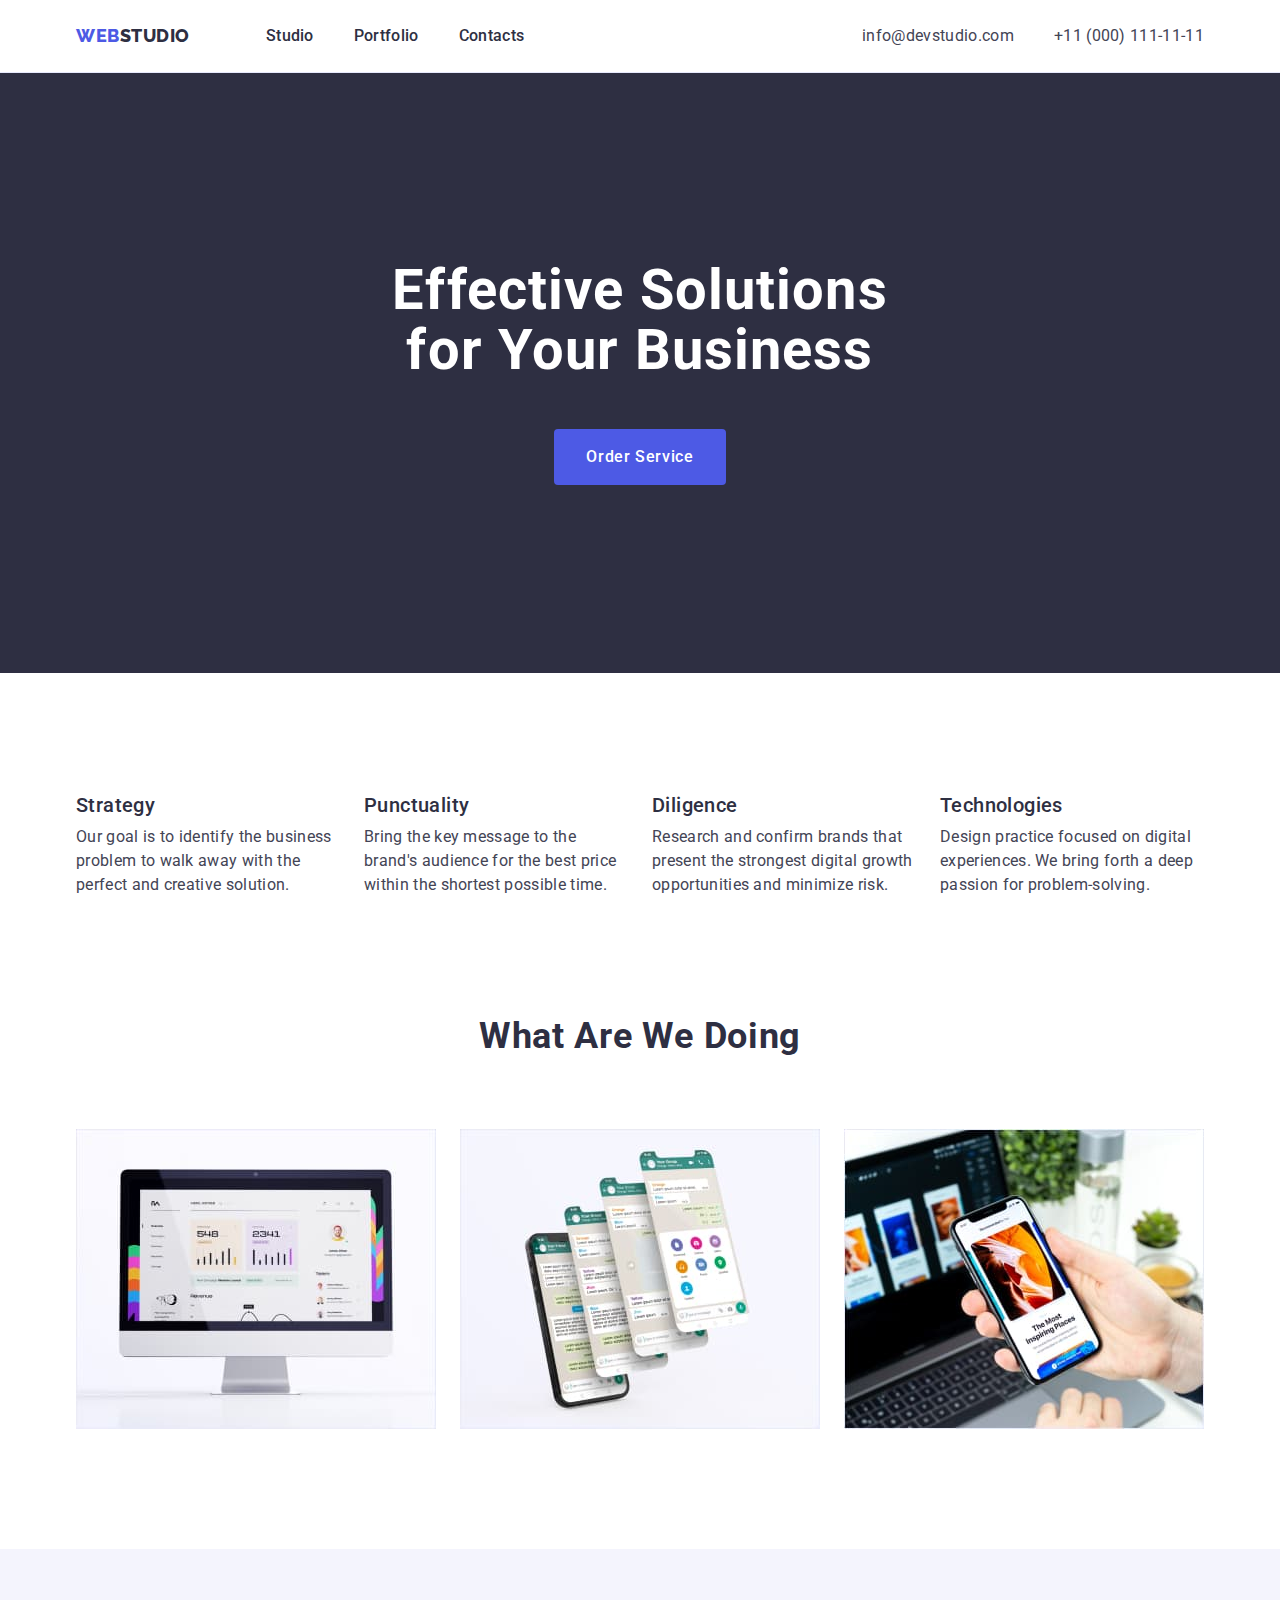
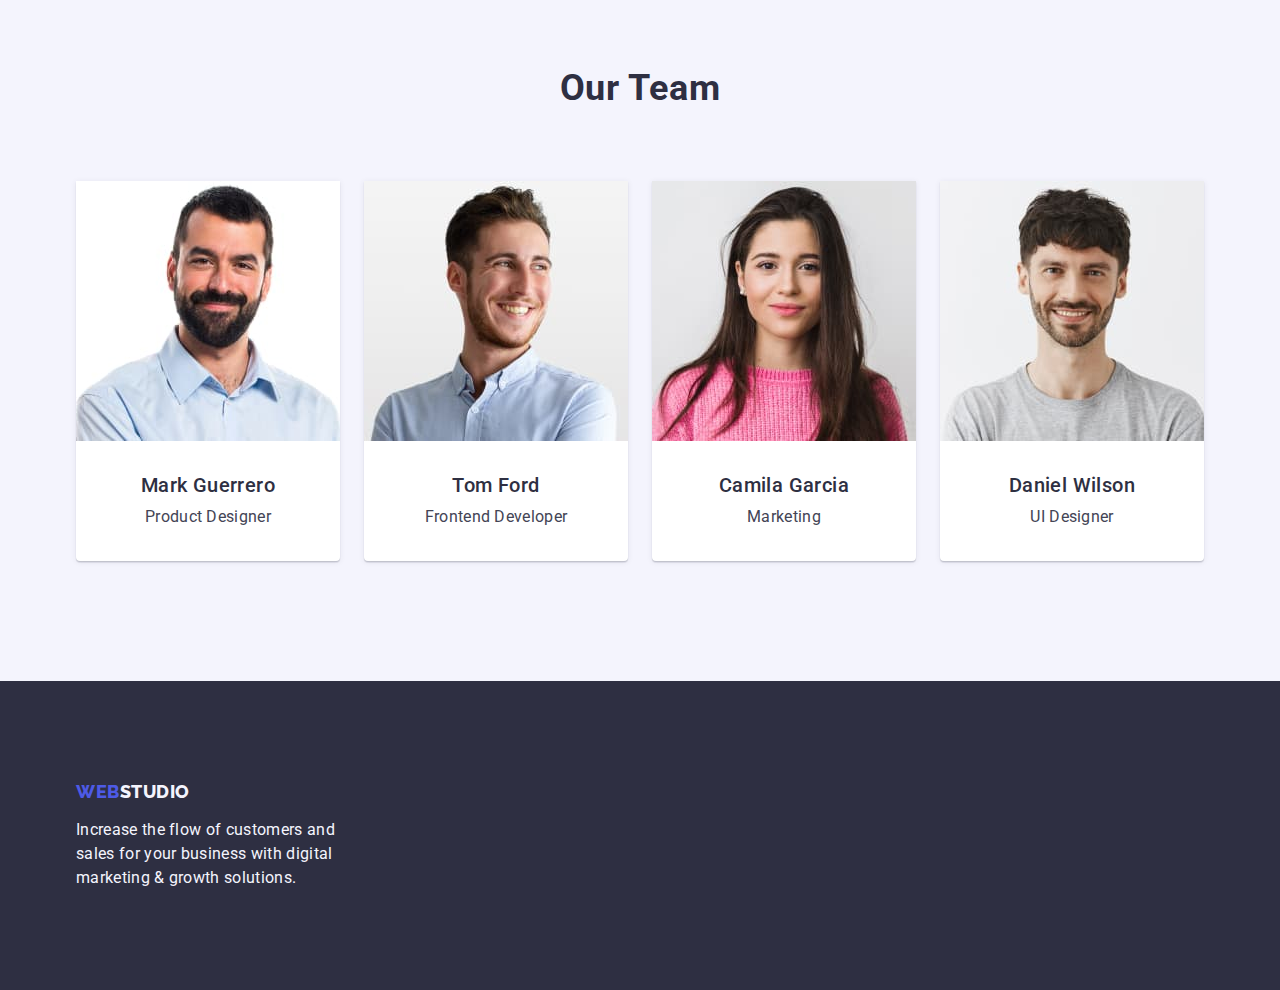
<file: index.html>
<!DOCTYPE html>
<html lang="en">

<head>
    <meta charset="UTF-8">
    <meta http-equiv="X-UA-Compatible" content="IE=edge">
    <meta name="viewport" content="width=device-width, initial-scale=1.0">
    <link href="https://fonts.googleapis.com" rel="preconnect" />
    <link href="https://fonts.gstatic.com" rel="preconnect" crossorigin />
    <link href="https://fonts.googleapis.com/css2?family=Raleway:wght@800&family=Roboto:wght@400;500;700&display=swap"
        rel="stylesheet" />
    <link rel="stylesheet" href="https://cdnjs.cloudflare.com/ajax/libs/modern-normalize/2.0.0/modern-normalize.min.css"
        integrity="sha512-4xo8blKMVCiXpTaLzQSLSw3KFOVPWhm/TRtuPVc4WG6kUgjH6J03IBuG7JZPkcWMxJ5huwaBpOpnwYElP/m6wg=="
        crossorigin="anonymous" referrerpolicy="no-referrer" />
    <link rel="stylesheet" href="./css/styles.css" />
    <title>Web Studio</title>
</head>

<body>
    <header class="header">
        <div class="container header-container">
            <nav class="nav">
                <a class="link logo header-logo" href="./index.html">Web<span class="logo-accent">Studio</span></a>
                <ul class="list nav-list">
                    <li class="nav-list-item"><a class="list-item-link link" href="./index.html">Studio</a></li>
                    <li class="nav-list-item"><a class="list-item-link link" href="./portfolio.html">Portfolio</a></li>
                    <li class="nav-list-item"><a class="list-item-link link" href="">Contacts</a></li>
                </ul>
            </nav>
            <address class="contacts">
                <ul class="list contacts-list">
                    <li class="contacts-list-item">
                        <a class="address-link link" href="mailto:info@devstudio.com">info@devstudio.com</a>
                    </li>
                    <li class="contacts-list-item">
                        <a class="address-link link" href="tel:+110001111111">+11 (000) 111-11-11</a>
                    </li>
                </ul>
            </address>
        </div>
    </header>

    <main class="">
        <section class="hero">
            <div class="container">
                <h1 class="hero-tittle">Effective Solutions <br>
                    for Your Business</h1>
                <button class="btn-tittle" type="button">Order Service</button>
            </div>
        </section>
        <!-- Advantages -->
        <section class="advantages">
            <div class="container">
                <h2 class="tittle visually-hidden">Advantages</h2>
                <ul class="list advantages-list">
                    <li class="advantages-list-item">
                        <h3 class="subtitle advantages-subtitle">Strategy</h3>
                        <p class="subtitle-text">
                            Our goal is to identify the business
                            problem to walk away with the perfect and creative solution.
                        </p>
                    </li>
                    <li class="advantages-list-item">
                        <h3 class="subtitle advantages-subtitle">Punctuality</h3>
                        <p class="subtitle-text">
                            Bring the key message to the brand's audience for the best price within the shortest
                            possible
                            time.
                        </p>
                    </li>
                    <li class="advantages-list-item">
                        <h3 class="subtitle advantages-subtitle">Diligence</h3>
                        <p class="subtitle-text">
                            Research and confirm brands that present the strongest digital growth opportunities and
                            minimize
                            risk.
                        </p>
                    </li>
                    <li class="advantages-list-item">
                        <h3 class="subtitle advantages-subtitle">Technologies</h3>
                        <p class="subtitle-text">
                            Design practice focused on digital experiences. We bring forth a deep passion for
                            problem-solving.
                        </p>
                    </li>
                </ul>
            </div>
        </section>
        <!-- What are we doing -->
        <section class="about">
            <div class="container">
                <h2 class="tittle about-tittle">What are we doing</h2>
                <ul class="list about-list">
                    <li class="about-list-item"><img src="./images/what_are_we_doing_01.jpg" alt="Computer" width="360"
                            height="300"></li>
                    <li class="about-list-item"><img src="./images/what_are_we_doing_02.jpg" alt="Networks" width="360"
                            height="300"></li>
                    <li class="about-list-item"><img src="./images/what_are_we_doing_03.jpg" alt="Smartphone"
                            width="360" height="300"></li>
                </ul>
            </div>
        </section>
        <!--Team -->
        <section class="team">
            <div class="container">
                <h2 class="tittle team-tittle">Our Team</h2>
                <ul class="list team-list">
                    <li class="team-list-item">
                        <img src="./images/our_team_01.jpg" alt="Mark Guerrero" width="264" height="260">
                        <div class="team-subtitle-wrap">
                            <h3 class="subtitle team-subtitle">Mark Guerrero</h3>
                            <p class="subtitle-text team-subtitle-text">Product Designer</p>
                        </div>
                    </li>
                    <li class="team-list-item">
                        <img src="./images/our_team_02.jpg" alt="Tom Ford" width="264" height="260">
                        <div class="team-subtitle-wrap">
                            <h3 class="subtitle team-subtitle">Tom Ford</h3>
                            <p class="subtitle-text team-subtitle-text">Frontend Developer</p>
                        </div>
                    </li>
                    <li class="team-list-item">
                        <img src="./images/our_team_03.jpg" alt="Camila Garcia" width="264" height="260">
                        <div class="team-subtitle-wrap">
                            <h3 class="subtitle team-subtitle">Camila Garcia</h3>
                            <p class="subtitle-text team-subtitle-text">Marketing</p>
                        </div>
                    </li>
                    <li class="team-list-item">
                        <img src="./images/our_team_04.jpg" alt="Daniel Wilson" width="264" height="260">
                        <div class="team-subtitle-wrap">
                            <h3 class="subtitle team-subtitle">Daniel Wilson</h3>
                            <p class="subtitle-text team-subtitle-text">UI Designer</p>
                        </div>
                    </li>
                </ul>
            </div>
        </section>
    </main>

    <footer class="footer">
        <div class="container">
            <a class="logo link footer-link" href="./index.html">Web<span class="logo-accent-light">Studio</span></a>
            <p class="footer-text">Increase the flow of customers and <br>
                sales for your business with digital <br>
                marketing & growth solutions.</p>
        </div>
    </footer>
</body>

</html>
</file>
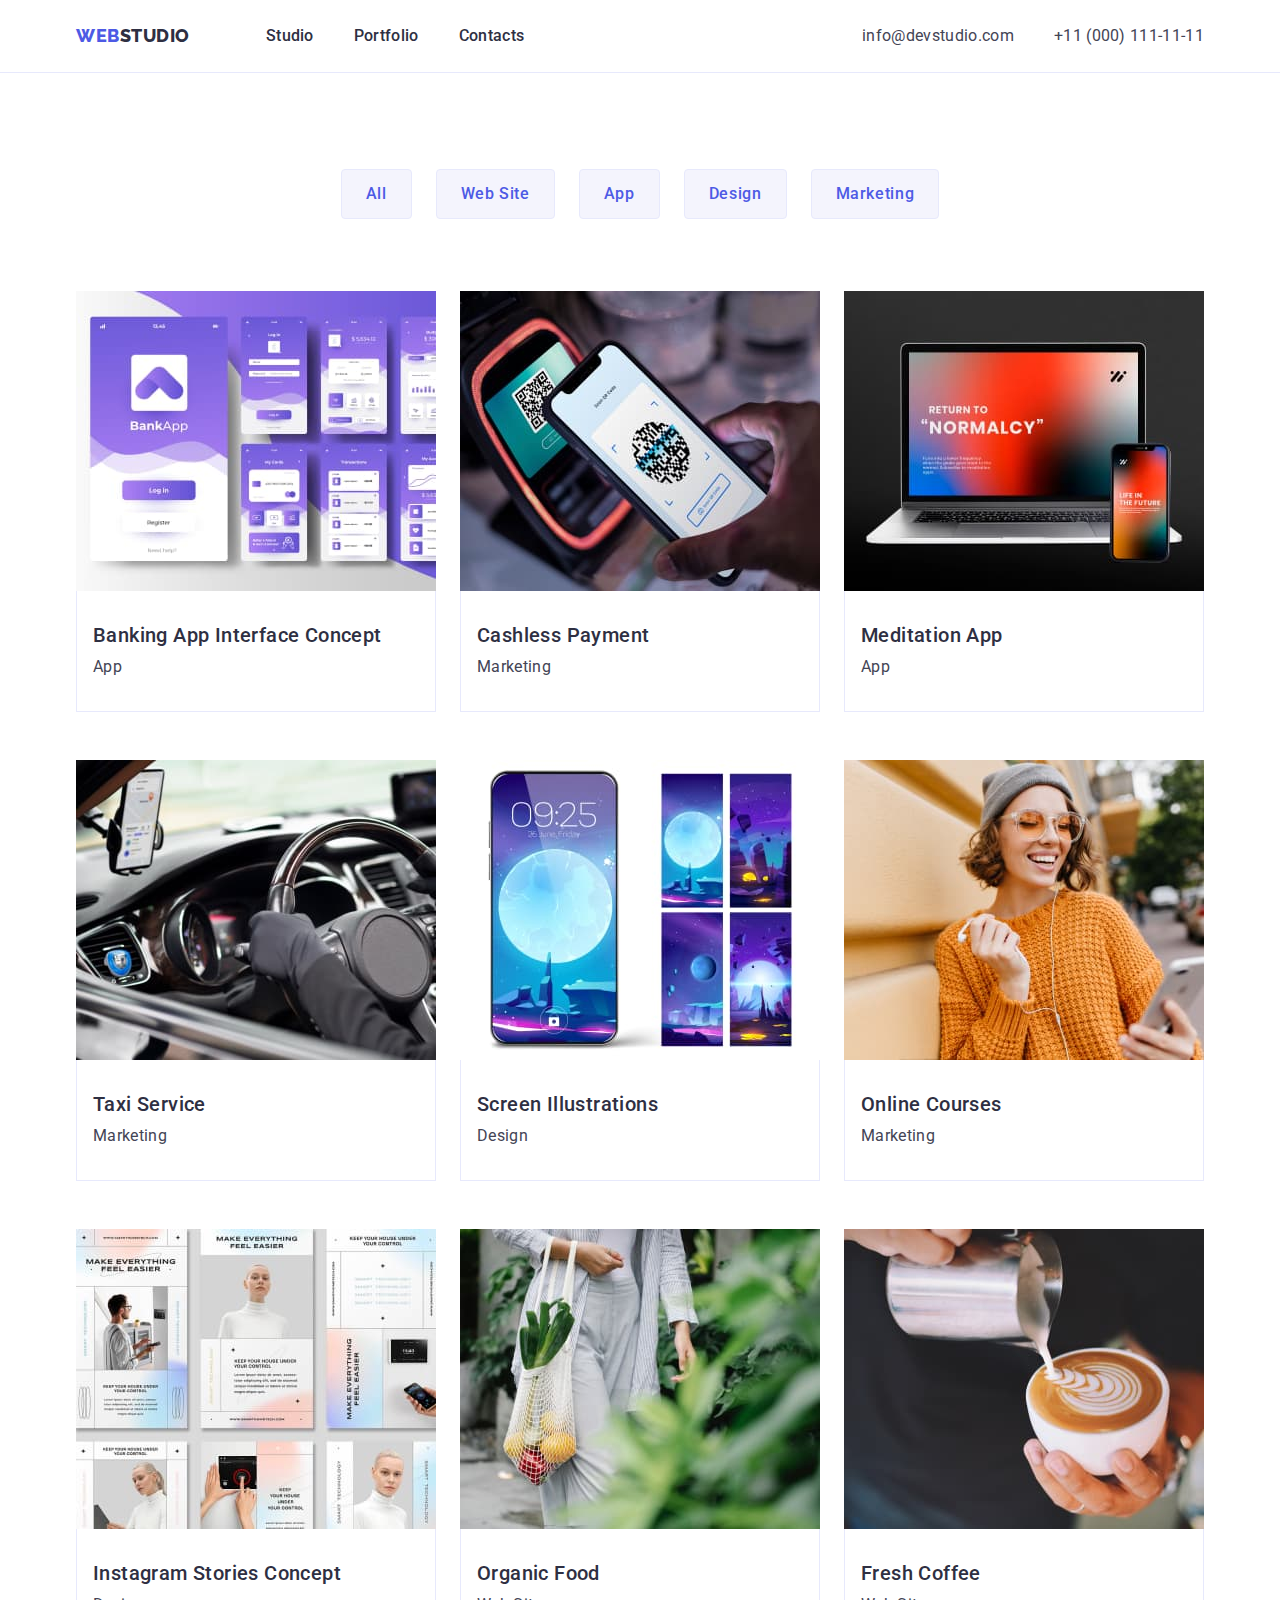
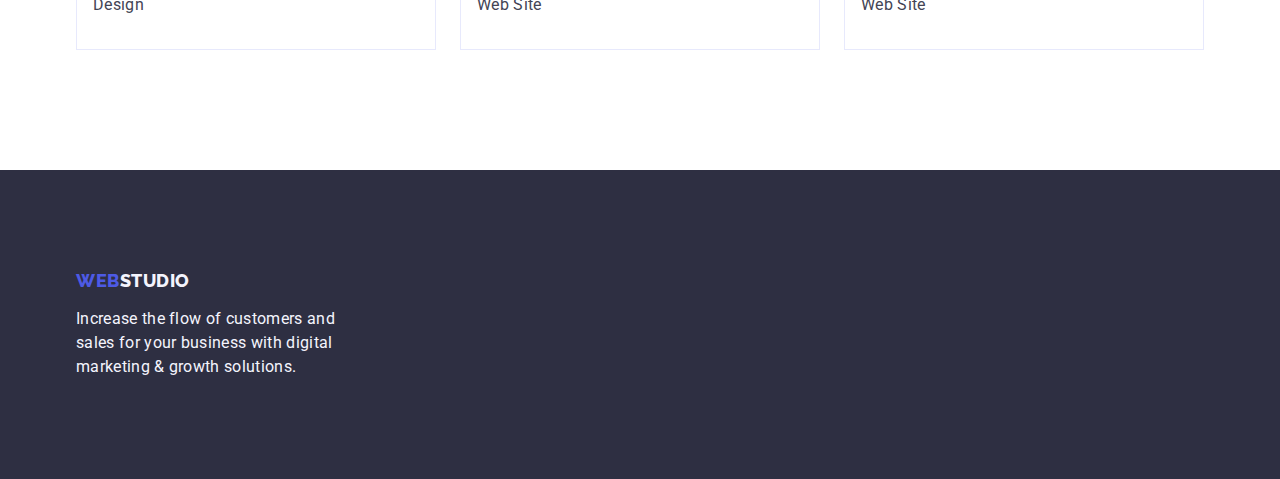
<file: portfolio.html>
<!DOCTYPE html>
<html lang="en">

<head>
    <meta charset="UTF-8">
    <meta http-equiv="X-UA-Compatible" content="IE=edge">
    <meta name="viewport" content="width=device-width, initial-scale=1.0">
    <link href="https://fonts.googleapis.com" rel="preconnect" />
    <link href="https://fonts.gstatic.com" rel="preconnect" crossorigin />
    <link href="https://fonts.googleapis.com/css2?family=Raleway:wght@800&family=Roboto:wght@400;500;700&display=swap"
        rel="stylesheet" />
    <link rel="stylesheet" href="https://cdnjs.cloudflare.com/ajax/libs/modern-normalize/2.0.0/modern-normalize.min.css"
        integrity="sha512-4xo8blKMVCiXpTaLzQSLSw3KFOVPWhm/TRtuPVc4WG6kUgjH6J03IBuG7JZPkcWMxJ5huwaBpOpnwYElP/m6wg=="
        crossorigin="anonymous" referrerpolicy="no-referrer" />
    <link rel="stylesheet" href="./css/styles.css" />
    <title>Web Studio</title>
</head>

<body>
    <header class="header">
        <div class="container header-container">
            <nav class="nav">
                <a class="link logo header-logo" href="./index.html">Web<span class="logo-accent">Studio</span></a>
                <ul class="list nav-list">
                    <li class="nav-list-item"><a class="list-item-link link" href="./index.html">Studio</a></li>
                    <li class="nav-list-item"><a class="list-item-link link" href="./portfolio.html">Portfolio</a></li>
                    <li class="nav-list-item"><a class="list-item-link link" href="">Contacts</a></li>
                </ul>
            </nav>
            <address class="contacts">
                <ul class="list contacts-list">
                    <li class="contacts-list-item">
                        <a class="address-link link" href="mailto:info@devstudio.com">info@devstudio.com</a>
                    </li>
                    <li class="contacts-list-item">
                        <a class="address-link link" href="tel:+110001111111">+11 (000) 111-11-11</a>
                    </li>
                </ul>
            </address>
        </div>
    </header>

    <main>
        <section class="portfolio">
            <div class="container">
                <h1 class="tittle visually-hidden">Portfolio</h1>
                <ul class="list filter-list">
                    <li class="filter-list-item">
                        <button type="button" class="filter-btn">All</button>
                    </li>
                    <li class="filter-list-item">
                        <button type="button" class="filter-btn">Web Site</button>
                    </li>
                    <li class="filter-list-item">
                        <button type="button" class="filter-btn">App</button>
                    </li>
                    <li class="filter-list-item">
                        <button type="button" class="filter-btn">Design</button>
                    </li>
                    <li class="filter-list-item">
                        <button type="button" class="filter-btn">Marketing</button>
                    </li>
                </ul>


                <ul class="list portfolio-list">
                    <li class="portfolio-list-item">
                        <a href="" class="link">
                            <img src="./images/portfolio01.jpg" alt="mobile application" width="360" height="300">
                            <div class="portfolio-subtitle-wrap">
                                <h2 class="subtitle portfolio-subtitle">Banking App Interface Concept</h2>
                                <p class="subtitle-text portfolio-subtitle-text">App</p>
                            </div>
                        </a>
                    </li>

                    <li class="portfolio-list-item">
                        <a href="" class="link">
                            <img src="./images/portfolio02.jpg" alt="smartphone scans QR code" width="360" height="300">
                            <div class="portfolio-subtitle-wrap">
                                <h2 class="subtitle portfolio-subtitle">Cashless Payment</h2>
                                <p class="subtitle-text portfolio-subtitle-text">Marketing</p>
                            </div>
                        </a>
                    </li>

                    <li class="portfolio-list-item">
                        <a href="" class="link">
                            <img src="./images/portfolio03.jpg" alt="mobile and computer application" width="360"
                                height="300">
                            <div class="portfolio-subtitle-wrap">
                                <h2 class="subtitle portfolio-subtitle">Meditation App</h2>
                                <p class="subtitle-text portfolio-subtitle-text">App</p>
                            </div>
                        </a>
                    </li>

                    <li class="portfolio-list-item">
                        <a href="" class="link">
                            <img src="./images/portfolio04.jpg" alt="driver" width="360" height="300">
                            <div class="portfolio-subtitle-wrap">
                                <h2 class="subtitle portfolio-subtitle">Taxi Service</h2>
                                <p class="subtitle-text portfolio-subtitle-text">Marketing</p>
                            </div>
                        </a>
                    </li>

                    <li class="portfolio-list-item">
                        <a href="" class="link">
                            <img src="./images/portfolio05.jpg" alt="illustrations" width="360" height="300">
                            <div class="portfolio-subtitle-wrap">
                                <h2 class="subtitle portfolio-subtitle">Screen Illustrations</h2>
                                <p class="subtitle-text portfolio-subtitle-text">Design</p>
                            </div>
                        </a>
                    </li>

                    <li class="portfolio-list-item">
                        <a href="" class="link">
                            <img src="./images/portfolio06.jpg" alt="happy girl" width="360" height="300">
                            <div class="portfolio-subtitle-wrap">
                                <h2 class="subtitle portfolio-subtitle">Online Courses</h2>
                                <p class="subtitle-text portfolio-subtitle-text">Marketing</p>
                            </div>
                        </a>
                    </li>

                    <li class="portfolio-list-item">
                        <a href="" class="link">
                            <img src="./images/portfolio07.jpg" alt="design-concept" width="360" height="300">
                            <div class="portfolio-subtitle-wrap">
                                <h2 class="subtitle portfolio-subtitle">Instagram Stories Concept</h2>
                                <p class="subtitle-text portfolio-subtitle-text">Design</p>
                            </div>
                        </a>
                    </li>

                    <li class="portfolio-list-item">
                        <a href="" class="link">
                            <img src="./images/portfolio08.jpg" alt="woman with vegetables" width="360" height="300">
                            <div class="portfolio-subtitle-wrap">
                                <h2 class="subtitle portfolio-subtitle">Organic Food</h2>
                                <p class="subtitle-text portfolio-subtitle-text">Web Site</p>
                            </div>
                        </a>
                    </li>

                    <li class="portfolio-list-item">
                        <a href="" class="link">
                            <img src="./images/portfolio09.jpg" alt="сup of coffee" width="360" height="300">
                            <div class="portfolio-subtitle-wrap">
                                <h2 class="subtitle portfolio-subtitle">Fresh Coffee</h2>
                                <p class="subtitle-text portfolio-subtitle-text">Web Site</p>
                            </div>
                        </a>
                    </li>
                </ul>
            </div>
        </section>
    </main>

    <footer class="footer">
        <div class="container">
            <a class="logo link footer-link" href="./index.html">Web<span class="logo-accent-light">Studio</span></a>
            <p class="footer-text">Increase the flow of customers and <br>
                sales for your business with digital <br>
                marketing & growth solutions.</p>
        </div>
    </footer>
</body>

</html>
</file>
<file: css/styles.css>
:root{
    --primaryBrand: #4D5AE5;
    --pressedState: #404BBF;
    --mainColor: #2E2F42;
    --successColor: #31D0AA;
    --textColor: #434455;
    --subtleText: #8E8F99;
    --accentColor: #E7E9FC;
    --lightBg: #F4F4FD;
    --white: #FFFFFF;
    --modalBg: #FCFCFC;
}
* {
   box-sizing: border-box; 
   padding: 0;
    margin: 0;
}
body{
    font-family: Roboto, sans-serif;
    color: var(--textColor);
    background-color: var(--white);
}


img {
    display: block;
    max-width: 100%;
  }
.header{
    border-bottom: 1px solid #E7E9FC;
    padding: 24px 0;
}
.logo{
font-family: 'Raleway', sans-serif;
font-style: normal;
font-weight: 800;
font-size: 18px;
line-height: 1.17;
letter-spacing: 0.03em;
text-transform: uppercase;
color: var(--primaryBrand);
}
.link{
    text-decoration: none;
}
.logo-accent{
    color: var(--mainColor);
}
.list{
    list-style: none;
}
.list-item-link{
    font-style: normal;
    font-weight: 500;
    font-size: 16px;
    line-height: 1.5;
    letter-spacing: 0.02em;
    color: var(--mainColor);
    padding: 24px 0;
}
.list-item-link:hover,
.list-item-link:focus{
    color: var(--pressedState);
}
.contacts{
    font-style: normal;
    align-self: flex-end;
}
.address-link{
    font-weight: 400;
    font-size: 16px;
    line-height: 1.5;
    letter-spacing: 0.02em;
    text-decoration: none;
    color: var(--textColor);
    padding: 24px 0;
}
.address-link:hover,
.address-link:focus {
    color: var(--pressedState);
}
.hero{
    background-color: var(--mainColor);
    padding: 188px 0 188px 0;
}
.hero-tittle{
    font-style: normal;
    font-weight: 700;
    font-size: 56px;
    line-height: 1.07;
    text-align: center;
    letter-spacing: 0.02em;
    color: var(--white);
    max-width: 496px;
    margin: 0 auto 48px;
}
.btn-tittle{
    background-color: var(--primaryBrand);
    color:var(--white);
    font-family: 'Roboto', sans-serif;
    font-style: normal;
    font-weight: 500;
    font-size: 16px;
    line-height: 1.5;
    letter-spacing: 0.04em;
    border: none;
    cursor: pointer;
    padding: 16px 32px;
    display: block;
    margin: 0 auto;
    min-width: 169px;
    height: 56px;
    border-radius: 4px;  
}
.btn-tittle:hover,
.btn-tittle:focus{
    background-color:var(--pressedState);
}
.tittle{
    font-style: normal;
    font-weight: 700;
    font-size: 36px;
    line-height: 1.11;
    text-align: center;
    letter-spacing: 0.02em;
    text-transform: capitalize;
    color: var(--mainColor);
}
.subtitle{
    font-style: normal;
    font-weight: 500;
    font-size: 20px;
    line-height: 1.2;
    letter-spacing: 0.02em;
    color: var(--mainColor);
}
.subtitle-text{
    font-size: 16px;
    line-height: 1.5;   
    letter-spacing: 0.02em;
    color: var(--textColor);
}
.team{
    background-color: var(--lightBg);
}
.team-list-item{
    background-color: var(--white);
}
.footer{
    background-color: var(--mainColor);
}
.footer-text{
    font-style: normal;
    font-weight: 400;
    font-size: 16px;
    line-height: 24px;
    letter-spacing: 0.02em;
    color: var(--lightBg);
}
.logo-accent-light{
    color: var(--lightBg);
}
.container{
    max-width: 1158px;
    margin: 0 auto;
    padding: 0 15px 0 15px;
}
.header-container{
    display: flex;
    justify-content: space-between;
}
.nav {
    display: flex; 
    align-items: center;
}
.header-logo{
    margin-right: 76px;
}
.nav-list{
    display: flex;
    gap: 40px; 
}
.contacts-list{
    display: flex;
    align-items: center;
    gap: 40px;   
}
.advantages{
    padding: 120px 0;
}
.advantages-list{
    display: flex;
    justify-content: space-between;
    gap: 24px;
}
.advantages-list-item{
    width: calc((100% - 72px) / 4);
}
.advantages-subtitle{
    margin-bottom: 8px;
}
.about{
    padding-bottom: 120px;
}
.about-tittle{
    margin-bottom: 72px;
}
.about-list{
    display: flex;
    justify-content: space-between;
    gap: 24px;
}
.about-list-item{
    width: calc((100% - 48px) / 3);
}
.team{
    padding: 120px 0;
}
.team-tittle{
    margin-bottom: 72px;
}
.team-list{
    display: flex;
    justify-content: space-between;
    gap: 24px;
}
.team-list-item {
    width: calc((100% - 72px) / 4);
    box-shadow: 0px 1px 6px rgba(46, 47, 66, 0.08), 0px 1px 1px rgba(46, 47, 66, 0.16), 0px 2px 1px rgba(46, 47, 66, 0.08);
border-radius: 0px 0px 4px 4px;
}
.team-subtitle-wrap{
    padding: 32px 16px;
}
.team-subtitle{
    text-align: center;
    margin-bottom: 8px;
}
.team-subtitle-text{
    text-align: center;
}
.footer{
    padding: 100px 0;
}
.footer-link{
    display: inline-block;
    margin-bottom: 16px;
}
.portfolio {
    padding: 96px 0 120px 0;
}
.filter-list {
    display: flex;
    justify-content: center;
    gap: 24px;
    margin-bottom: 72px;
}
.filter-btn{
    font-family: 'Roboto', sans-serif;
    font-style: normal;
    font-weight: 500;
    font-size: 16px;
    line-height: 1.5;
    letter-spacing: 0.04em;
    background-color: var(--lightBg);
    border: 1px solid var(--accentColor);
    color: var(--primaryBrand);
    cursor: pointer;
    border-radius: 4px;
    padding: 12px 24px;
}
.filter-btn:hover,
.filter-btn:focus{
    background: var(--pressedState);
    border:none;
    color:var(--white);
    border: 1px solid transparent;
}
.portfolio-list {
    display: flex;
    justify-content: space-between;
    flex-wrap: wrap;
    gap: 48px 24px;
}
.portfolio-list-item {
    width: calc((100% - 48px) / 3);
}
.portfolio-subtitle {
   margin-bottom: 8px;
}
.portfolio-subtitle-wrap {
    border-bottom: 1px solid #E7E9FC;
    border-right: 1px solid #E7E9FC;
    border-left: 1px solid #E7E9FC;
    padding: 32px 16px;
}
.visually-hidden {
    position: absolute;
    width: 1px;
    height: 1px;
    margin: -1px;
    border: 0;
    padding: 0;
    white-space: nowrap;
    clip-path: inset(100%);
    clip: rect(0 0 0 0);
    overflow: hidden;
}
</file>
